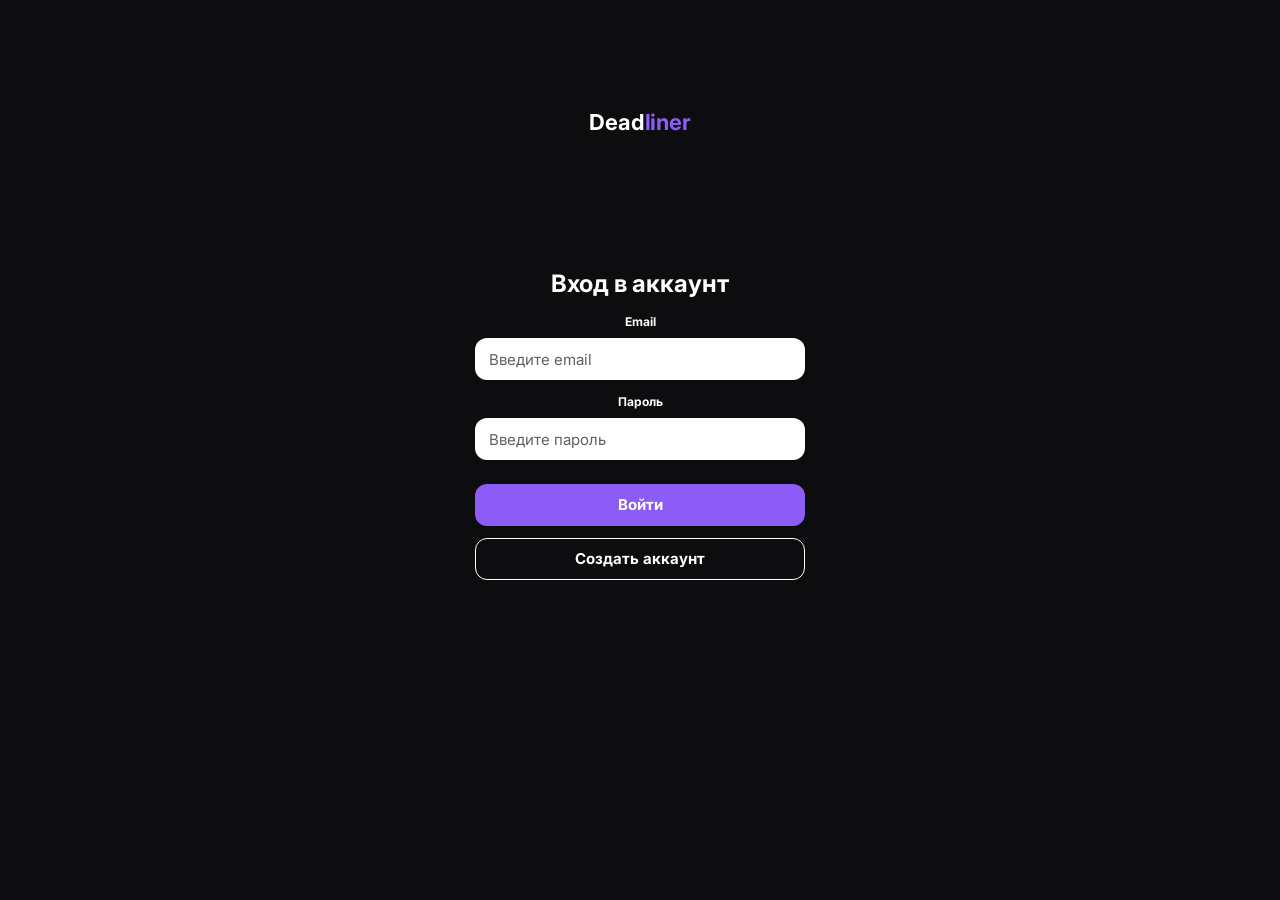
<file: index.html>
<!DOCTYPE html>
<html lang="ru">
<head>
<meta charset="UTF-8">
<meta name="viewport" content="width=device-width, initial-scale=1">
<title>Deadliner — Вход</title>
<link rel="preconnect" href="https://fonts.googleapis.com">
<link rel="preconnect" href="https://fonts.gstatic.com" crossorigin>
<link href="https://fonts.googleapis.com/css2?family=Inter:wght@400;500;700&display=swap" rel="stylesheet">
<link rel="stylesheet" href="css/style.css">
</head>
<body>
<main class="auth">
  <div class="logo">Dead<span>liner</span></div>
  <form class="auth-form" id="login" novalidate>
    <h1>Вход в аккаунт</h1>
    <label class="field"><span>Email</span>
      <input class="input" id="email" type="email" placeholder="Введите email" autocomplete="email"></label>
    <label class="field"><span>Пароль</span>
      <input class="input" id="password" type="password" placeholder="Введите пароль" autocomplete="current-password"></label>
    <button class="btn" type="submit">Войти</button>
    <a class="btn ghost" href="register.html">Создать аккаунт</a>
    <p class="error" id="error" role="alert"></p>
  </form>
</main>
<script src="js/app.js"></script>
</body>
</html>
</file>
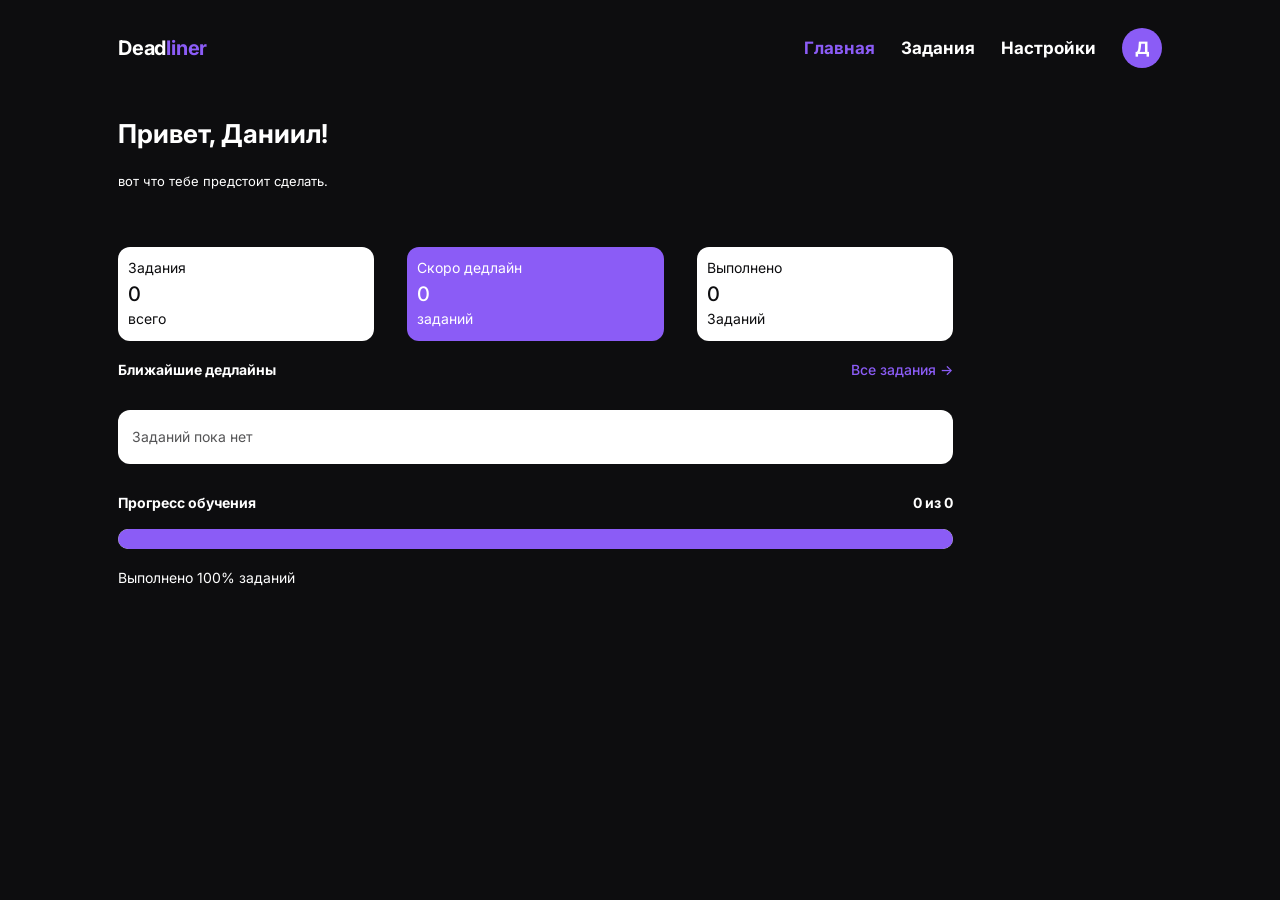
<file: home.html>
<!DOCTYPE html>
<html lang="ru">
<head>
<meta charset="UTF-8">
<meta name="viewport" content="width=device-width, initial-scale=1">
<title>Deadliner — Главная</title>
<link rel="preconnect" href="https://fonts.googleapis.com">
<link rel="preconnect" href="https://fonts.gstatic.com" crossorigin>
<link href="https://fonts.googleapis.com/css2?family=Inter:wght@400;500;700&display=swap" rel="stylesheet">
<link rel="stylesheet" href="css/style.css">
</head>
<body class="home">
<div class="wrap">
  <header class="header">
    <a class="logo" href="home.html">Dead<span>liner</span></a>
    <nav class="nav">
      <a href="home.html" aria-current="page">Главная</a>
      <a href="tasks.html">Задания</a>
      <a href="settings.html">Настройки</a>
      <a class="avatar" href="settings.html" data-initial aria-label="Профиль">D</a>
    </nav>
  </header>

  <main class="content">
    <h1>Привет, <span data-name>Даниил</span>!</h1>
    <p class="lead">вот что тебе предстоит сделать.</p>

    <section class="stats" aria-label="Сводка">
      <div class="stat"><span>Задания</span><b id="s-total">0</b><span>всего</span></div>
      <div class="stat accent"><span>Скоро дедлайн</span><b id="s-soon">0</b><span id="l-soon">заданий</span></div>
      <div class="stat"><span>Выполнено</span><b id="s-done">0</b><span id="l-done">Заданий</span></div>
    </section>

    <div class="row-head"><h2>Ближайшие дедлайны</h2><a href="tasks.html">Все задания →</a></div>
    <ul class="tasks" id="task-list" data-limit="3"></ul>

    <div class="progress-head"><span>Прогресс обучения</span><span id="p-count">0 из 0</span></div>
    <div class="bar" role="progressbar" aria-valuemin="0" aria-valuemax="100" id="bar"><i id="bar-fill"></i></div>
    <p class="progress-note" id="p-note">Выполнено 100% заданий</p>
  </main>
</div>
<div class="toast" id="toast"></div>
<script src="js/app.js"></script>
</body>
</html>
</file>
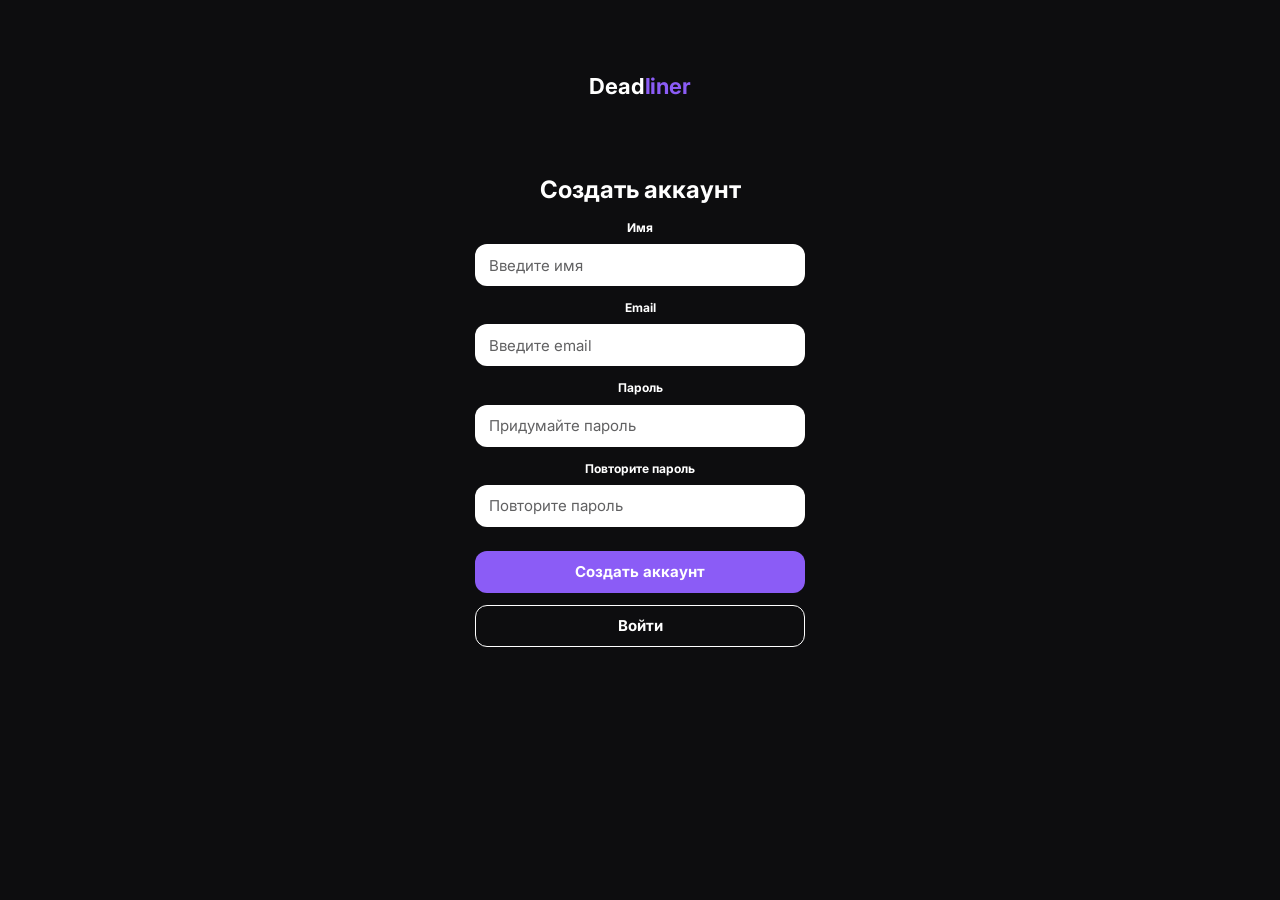
<file: register.html>
<!DOCTYPE html>
<html lang="ru">
<head>
<meta charset="UTF-8">
<meta name="viewport" content="width=device-width, initial-scale=1">
<title>Deadliner — Регистрация</title>
<link rel="preconnect" href="https://fonts.googleapis.com">
<link rel="preconnect" href="https://fonts.gstatic.com" crossorigin>
<link href="https://fonts.googleapis.com/css2?family=Inter:wght@400;500;700&display=swap" rel="stylesheet">
<link rel="stylesheet" href="css/style.css">
</head>
<body>
<main class="auth compact">
  <div class="logo">Dead<span>liner</span></div>
  <form class="auth-form" id="register" novalidate>
    <h1>Создать аккаунт</h1>
    <label class="field"><span>Имя</span>
      <input class="input" id="r-name" type="text" placeholder="Введите имя" maxlength="30" autocomplete="given-name"></label>
    <label class="field"><span>Email</span>
      <input class="input" id="r-email" type="email" placeholder="Введите email" autocomplete="email"></label>
    <label class="field"><span>Пароль</span>
      <input class="input" id="r-pw" type="password" placeholder="Придумайте пароль" autocomplete="new-password"></label>
    <label class="field"><span>Повторите пароль</span>
      <input class="input" id="r-pw2" type="password" placeholder="Повторите пароль" autocomplete="new-password"></label>
    <button class="btn" type="submit">Создать аккаунт</button>
    <a class="btn ghost" href="index.html">Войти</a>
    <p class="error" id="r-error" role="alert"></p>
  </form>
</main>
<script src="js/app.js"></script>
</body>
</html>
</file>
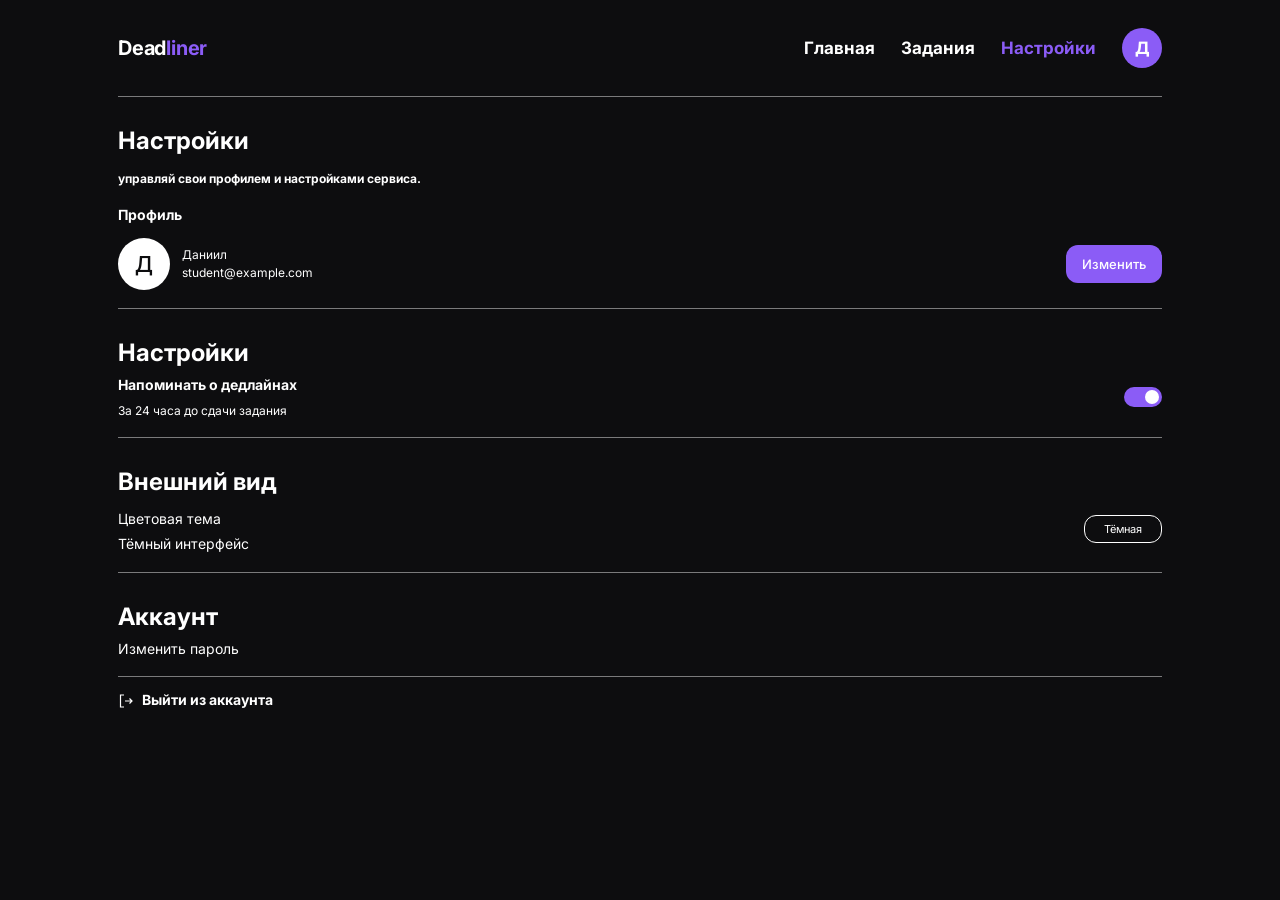
<file: settings.html>
<!DOCTYPE html>
<html lang="ru">
<head>
<meta charset="UTF-8">
<meta name="viewport" content="width=device-width, initial-scale=1">
<title>Deadliner — Настройки</title>
<link rel="preconnect" href="https://fonts.googleapis.com">
<link rel="preconnect" href="https://fonts.gstatic.com" crossorigin>
<link href="https://fonts.googleapis.com/css2?family=Inter:wght@400;500;700&display=swap" rel="stylesheet">
<link rel="stylesheet" href="css/style.css">
</head>
<body class="settings">
<div class="wrap">
  <header class="header">
    <a class="logo" href="home.html">Dead<span>liner</span></a>
    <nav class="nav">
      <a href="home.html">Главная</a>
      <a href="tasks.html">Задания</a>
      <a href="settings.html" aria-current="page">Настройки</a>
      <a class="avatar" href="settings.html" data-initial aria-label="Профиль">D</a>
    </nav>
  </header>

  <main>
    <section class="section">
      <h1>Настройки</h1>
      <p class="hint">управляй свои профилем и настройками сервиса.</p>
      <p class="profile-label">Профиль</p>
      <div class="profile">
        <div class="avatar big" data-initial>D</div>
        <div class="meta">
          <p id="p-name" data-name>Даниил</p>
          <input class="input" id="name-input" hidden maxlength="30" aria-label="Имя">
          <p id="p-email">student@example.com</p>
        </div>
        <button class="btn-sm" id="edit-btn" type="button">Изменить</button>
      </div>
    </section>

    <section class="section">
      <h2>Настройки</h2>
      <div class="setting">
        <div><b>Напоминать о дедлайнах</b><small>За 24 часа до сдачи задания</small></div>
        <button class="switch" id="remind" type="button" role="switch" aria-checked="true" aria-label="Напоминать о дедлайнах"></button>
      </div>
    </section>

    <section class="section">
      <h2>Внешний вид</h2>
      <div class="setting">
        <div><p class="setting-line">Цветовая тема</p><p class="setting-line" id="theme-desc">Тёмный интерфейс</p></div>
        <button class="outline-btn" id="theme-btn" type="button">Тёмная</button>
      </div>
    </section>

    <section class="section">
      <h2>Аккаунт</h2>
      <button class="link-btn" id="pw-toggle" type="button">Изменить пароль</button>
      <form class="pw-form" id="pw-form" novalidate>
        <input class="input" id="pw1" type="password" placeholder="Новый пароль" autocomplete="new-password" aria-label="Новый пароль">
        <input class="input" id="pw2" type="password" placeholder="Повторите пароль" autocomplete="new-password" aria-label="Повторите пароль">
        <button class="btn" type="submit">Сохранить</button>
      </form>
    </section>

    <a class="logout" href="index.html">
      <svg viewBox="0 0 16 16" fill="none" stroke="currentColor" stroke-width="1.2" aria-hidden="true"><path d="M6 2H2.5v12H6M7 8h7M11.5 5.5 14 8l-2.5 2.5"/></svg>
      Выйти из аккаунта
    </a>
  </main>
</div>
<div class="toast" id="toast"></div>
<script src="js/app.js"></script>
</body>
</html>
</file>
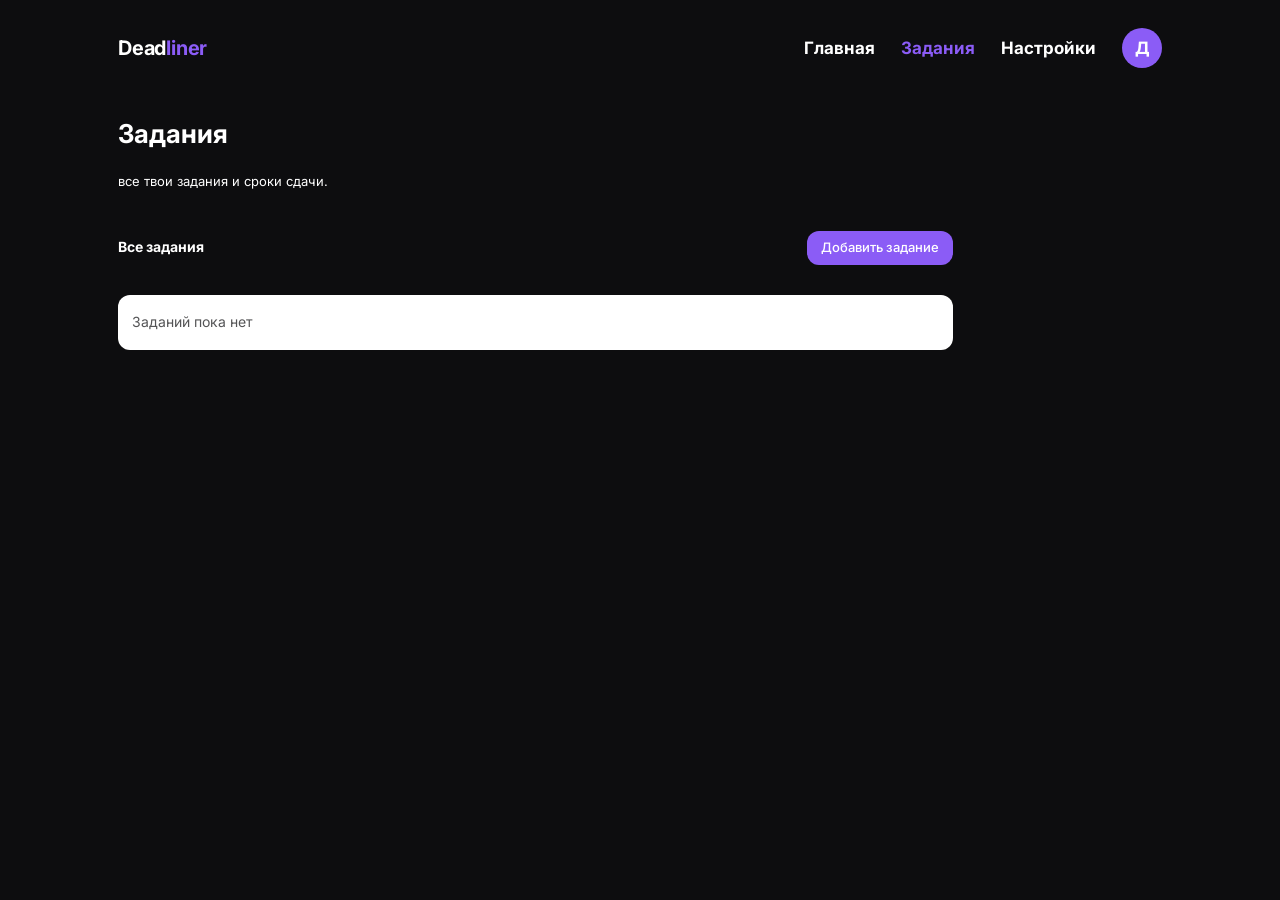
<file: tasks.html>
<!DOCTYPE html>
<html lang="ru">
<head>
<meta charset="UTF-8">
<meta name="viewport" content="width=device-width, initial-scale=1">
<title>Deadliner — Задания</title>
<link rel="preconnect" href="https://fonts.googleapis.com">
<link rel="preconnect" href="https://fonts.gstatic.com" crossorigin>
<link href="https://fonts.googleapis.com/css2?family=Inter:wght@400;500;700&display=swap" rel="stylesheet">
<link rel="stylesheet" href="css/style.css">
</head>
<body class="home tasks-page">
<div class="wrap">
  <header class="header">
    <a class="logo" href="home.html">Dead<span>liner</span></a>
    <nav class="nav">
      <a href="home.html">Главная</a>
      <a href="tasks.html" aria-current="page">Задания</a>
      <a href="settings.html">Настройки</a>
      <a class="avatar" href="settings.html" data-initial aria-label="Профиль">D</a>
    </nav>
  </header>

  <main class="content">
    <h1>Задания</h1>
    <p class="lead">все твои задания и сроки сдачи.</p>

    <div class="row-head">
      <h2>Все задания</h2>
      <button class="btn-sm" id="add-btn" type="button">Добавить задание</button>
    </div>
    <ul class="tasks" id="task-list"></ul>
  </main>
</div>
<dialog class="modal" id="task-dialog" aria-labelledby="dlg-title">
  <form class="modal-body" id="task-form" novalidate>
    <h2 id="dlg-title">Новое задание</h2>
    <label class="field"><span>Название задания</span>
      <input class="input" id="t-title" type="text" maxlength="60" placeholder="Например, Практическая работа № 4"></label>
    <label class="field"><span>Название предмета</span>
      <input class="input" id="t-subject" type="text" maxlength="40" placeholder="Например, Frontend"></label>
    <label class="field"><span>Срок выполнения</span>
      <input class="input" id="t-due" type="date"></label>
    <div class="modal-actions">
      <button class="btn" type="submit">Сохранить</button>
      <button class="btn ghost" id="t-cancel" type="button">Отмена</button>
    </div>
    <p class="error" id="t-error" role="alert"></p>
  </form>
</dialog>
<div class="toast" id="toast"></div>
<script src="js/app.js"></script>
</body>
</html>
</file>
<file: css/style.css>
:root{
  --black:#0D0D0F; --white:#FFFFFF; --violet:#8B5CF6;
  --bg:var(--black); --fg:var(--white);
  --line:color-mix(in srgb,var(--fg) 45%,transparent);
  --radius:12px;
}
[data-theme="light"]{--bg:var(--white);--fg:var(--black)}
*{box-sizing:border-box;margin:0;padding:0}
html{background:var(--bg)}
body{font-family:'Inter',system-ui,-apple-system,'Segoe UI',Arial,sans-serif;background:var(--bg);color:var(--fg);min-height:100vh;line-height:1.35;-webkit-font-smoothing:antialiased}
a{color:inherit;text-decoration:none}
button,input{font:inherit;color:inherit}
button{cursor:pointer;border:0;background:none}
:focus-visible{outline:2px solid var(--violet);outline-offset:3px}
.logo{font-weight:700;font-size:20px;letter-spacing:-.01em}
.logo span{color:var(--violet)}

/* ---------- Вход ---------- */
.auth{min-height:100vh;display:flex;flex-direction:column;align-items:center;padding:12vh 20px 40px}
.auth .logo{font-size:22px}
.auth-form{width:100%;max-width:330px;margin-top:clamp(70px,16vh,130px);text-align:center}
.auth-form h1{font-size:24px;font-weight:700;margin-bottom:14px}
.field{display:block;margin-bottom:14px}
.field>span{display:block;font-size:12px;font-weight:700;margin-bottom:8px}
.input{width:100%;height:42px;padding:0 12px;border-radius:var(--radius);background:var(--fg);color:var(--bg);border:2px solid transparent;font-size:15px;text-align:left}
.input::placeholder{color:var(--bg);opacity:.65}
.input.invalid{border-color:var(--violet)}
.btn{display:block;width:100%;height:42px;border-radius:var(--radius);background:var(--violet);color:var(--white);font-weight:700;font-size:15px;transition:opacity .15s}
.btn:hover{opacity:.88}
.auth-form .btn{margin-top:24px}
.error{min-height:18px;margin-top:12px;font-size:13px;color:var(--violet);font-weight:600}

a.btn{display:grid;place-items:center}
.btn.ghost{background:transparent;border:1px solid var(--fg);color:var(--fg)}
.auth-form .btn.ghost{margin-top:12px}
.auth.compact{padding-top:8vh}
.auth.compact .auth-form{margin-top:clamp(40px,8vh,72px)}

/* ---------- Шапка приложения ---------- */
.wrap{max-width:1100px;margin:0 auto;padding:0 28px 56px}
.header{display:flex;align-items:center;justify-content:space-between;gap:16px;padding:28px 0 28px;border-bottom:1px solid var(--line)}
.nav{display:flex;align-items:center;gap:26px}
.nav a{font-weight:700;font-size:17px}
.nav a[aria-current="page"]{color:var(--violet)}
.avatar{width:40px;height:40px;border-radius:50%;display:grid;place-items:center;font-weight:700;font-size:18px;background:var(--violet);color:var(--white);flex:none}
.avatar.big{width:52px;height:52px;background:var(--white);color:var(--black);font-size:22px;font-weight:500;border:1px solid var(--line)}
.header .home-header-line{display:none}
.home .header{border-bottom:0;padding-bottom:0}

/* ---------- Главная ---------- */
.content{width:100%}
@media(min-width:900px){.home .content{width:80%}}
.home h1{font-size:26px;font-weight:700;margin-top:48px}
.lead{font-size:13px;margin-top:22px}
.stats{display:grid;grid-template-columns:repeat(3,1fr);gap:33px;margin-top:56px}
.stat{background:var(--fg);color:var(--bg);border-radius:var(--radius);padding:12px 10px;height:94px;display:flex;flex-direction:column;justify-content:space-between;font-size:14px}
.stat b{font-size:20px;font-weight:500;line-height:1}
.stat.accent{background:var(--violet);color:var(--white)}
.row-head{display:flex;justify-content:space-between;align-items:center;margin-top:20px;font-size:14px}
.row-head h2{font-size:14px;font-weight:700}
.row-head a{color:var(--violet);font-weight:500}
.tasks{list-style:none;background:var(--fg);color:var(--bg);border-radius:var(--radius);margin-top:30px;overflow:hidden}
.tasks li+li{border-top:1px solid var(--bg)}
.tasks li.item{display:flex;align-items:center}
.del{flex:none;width:44px;align-self:stretch;font-size:20px;line-height:1;color:var(--bg);opacity:.55}
.del:hover{opacity:1;color:var(--violet)}
.row-actions{display:flex;align-items:center;gap:18px}
.row-actions .btn-sm{height:34px;padding:0 14px;font-size:13px}
.modal{border:0;border-radius:var(--radius);padding:0;margin:auto;width:min(420px,calc(100% - 32px));background:var(--fg);color:var(--bg)}
.modal::backdrop{background:rgba(13,13,15,.72)}
.modal-body{padding:24px}
.modal h2{font-size:20px;font-weight:700;margin-bottom:18px}
.modal .input{background:transparent;color:var(--bg);border:2px solid color-mix(in srgb,var(--bg) 40%,transparent);color-scheme:light}
[data-theme="light"] .modal .input{color-scheme:dark}
.modal .input::placeholder{color:var(--bg);opacity:.5}
.modal .input.invalid{border-color:var(--violet)}
.modal-actions{display:flex;gap:12px;margin-top:22px}
.modal-actions .btn.ghost{border-color:var(--bg);color:var(--bg)}

.task{flex:1;min-width:0;display:flex;justify-content:space-between;align-items:center;gap:12px;text-align:left;padding:14px 14px;min-height:57px;color:inherit}
.task strong{display:block;font-weight:400;font-size:14px}
.task small{display:block;font-size:11px;margin-top:4px;opacity:.7}
.badge{flex:none;font-size:12px;font-weight:700;padding:6px 14px;border-radius:var(--radius);background:var(--violet);color:var(--white)}
.badge.soft{background:transparent;color:var(--violet);border:1px solid var(--violet)}
.tasks .empty{padding:18px 14px;font-size:14px;opacity:.7}
.task.done strong{text-decoration:line-through;opacity:.55}
.task.done .badge{display:none}
.progress-head{display:flex;justify-content:space-between;margin-top:30px;font-size:14px;font-weight:700}
.bar{height:20px;border-radius:10px;margin-top:16px;background:color-mix(in srgb,var(--fg) 80%,transparent);overflow:hidden}
.bar i{display:block;height:100%;width:0;border-radius:10px;background:var(--violet);transition:width .4s ease}
.progress-note{margin-top:20px;font-size:14px}

.tasks-page .row-head{margin-top:40px}
.tasks-page .row-head .btn-sm{height:34px;padding:0 14px}

/* ---------- Настройки ---------- */
.section{padding:28px 0 18px;border-bottom:1px solid var(--line)}
.section:last-of-type{border-bottom:0}
.section h1,.section h2{font-size:24px;font-weight:700}
.section .hint{font-size:12px;font-weight:700;margin-top:14px}
.profile-label{font-size:14px;font-weight:700;margin-top:18px}
.profile{display:flex;align-items:center;gap:12px;margin-top:14px}
.profile .meta{flex:1;font-size:12px;min-width:0}
.profile .meta p{margin:2px 0}
.profile .meta .input{height:32px;font-size:13px;max-width:240px;padding:0 10px}
.btn-sm{height:38px;padding:0 16px;border-radius:var(--radius);background:var(--violet);color:var(--white);font-size:13px;font-weight:500;flex:none}
.setting{display:flex;align-items:center;justify-content:space-between;gap:16px;margin-top:6px}
.setting b{display:block;font-size:14px}
.setting small{display:block;font-size:12px;margin-top:8px}
.switch{position:relative;width:38px;height:20px;border-radius:10px;background:var(--violet);flex:none}
.switch::after{content:"";position:absolute;top:3px;left:3px;width:14px;height:14px;border-radius:50%;background:var(--white);transition:transform .2s}
.switch[aria-checked="true"]::after{transform:translateX(18px)}
.switch[aria-checked="false"]{background:transparent;border:1px solid var(--violet)}
.switch[aria-checked="false"]::after{top:2px;left:2px;background:var(--violet)}
.outline-btn{height:28px;min-width:78px;padding:0 14px;border:1px solid var(--fg);border-radius:var(--radius);font-size:11px}
.setting-line{font-size:14px;margin-top:6px}
.link-btn{display:block;font-size:14px;margin-top:6px;text-align:left}
.pw-form{display:none;max-width:320px;margin-top:14px;gap:10px;flex-direction:column}
.pw-form.open{display:flex}
.logout{display:flex;align-items:center;gap:8px;font-size:14px;font-weight:700;padding:14px 0 0;border-top:1px solid var(--line)}
.logout svg{width:16px;height:16px}
.toast{position:fixed;left:50%;bottom:24px;transform:translate(-50%,20px);opacity:0;pointer-events:none;background:var(--violet);color:var(--white);padding:10px 18px;border-radius:var(--radius);font-size:14px;font-weight:600;transition:.25s}
.toast.show{opacity:1;transform:translate(-50%,0)}

/* ---------- Телефон ---------- */
@media(max-width:720px){
  .row-head{flex-wrap:wrap;gap:12px}
  .wrap{padding:0 18px 40px}
  .header{padding:20px 0;flex-wrap:wrap}
  .nav{gap:14px}.nav a{font-size:14px}
  .avatar{width:34px;height:34px;font-size:15px}
  .home h1{margin-top:32px;font-size:22px}
  .stats{grid-template-columns:1fr;gap:12px;margin-top:32px}
  .stat{height:auto;gap:8px}
  .section h1,.section h2{font-size:21px}
  .profile{flex-wrap:wrap}
}
@media(max-width:400px){.nav a:nth-child(2){display:none}}
::view-transition-old(root),::view-transition-new(root){animation:none;mix-blend-mode:normal}
::view-transition-old(root){z-index:1}
::view-transition-new(root){z-index:2}
@media(prefers-reduced-motion:reduce){*{transition:none!important}}
</file>
